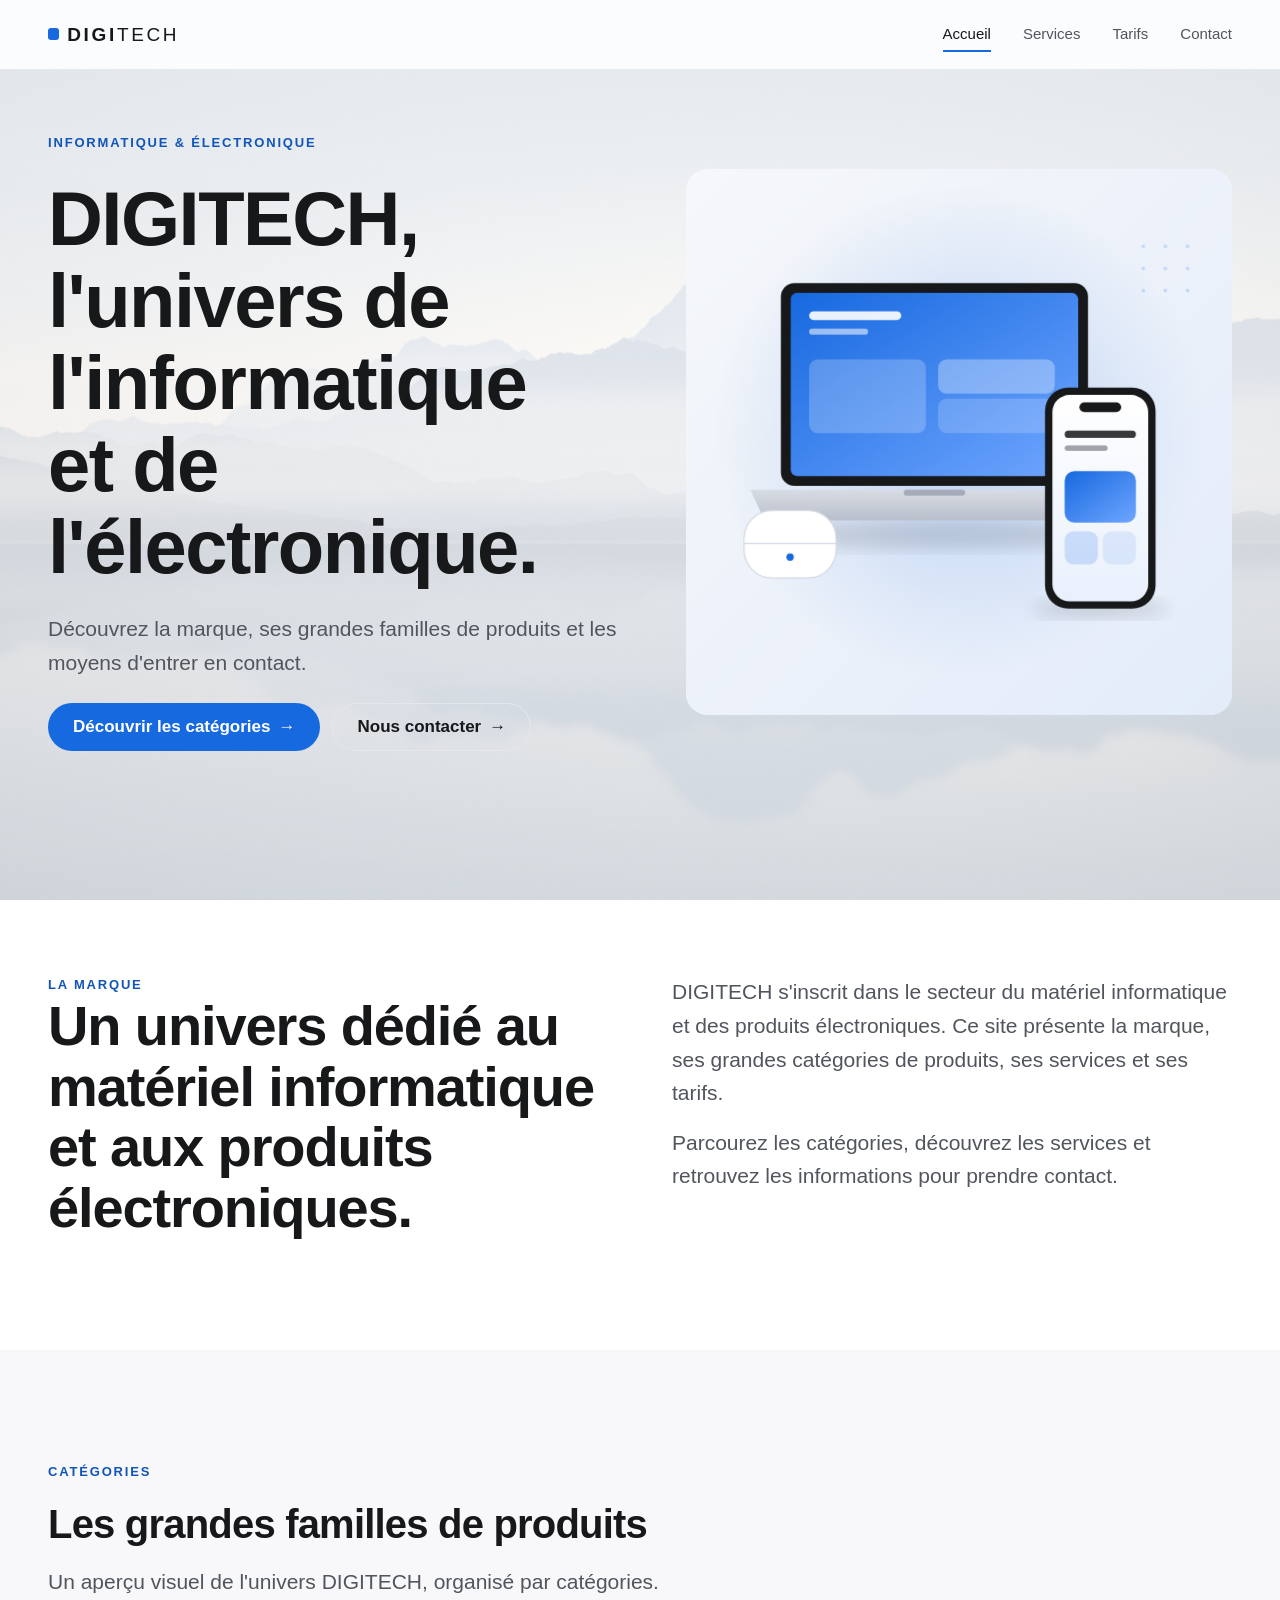
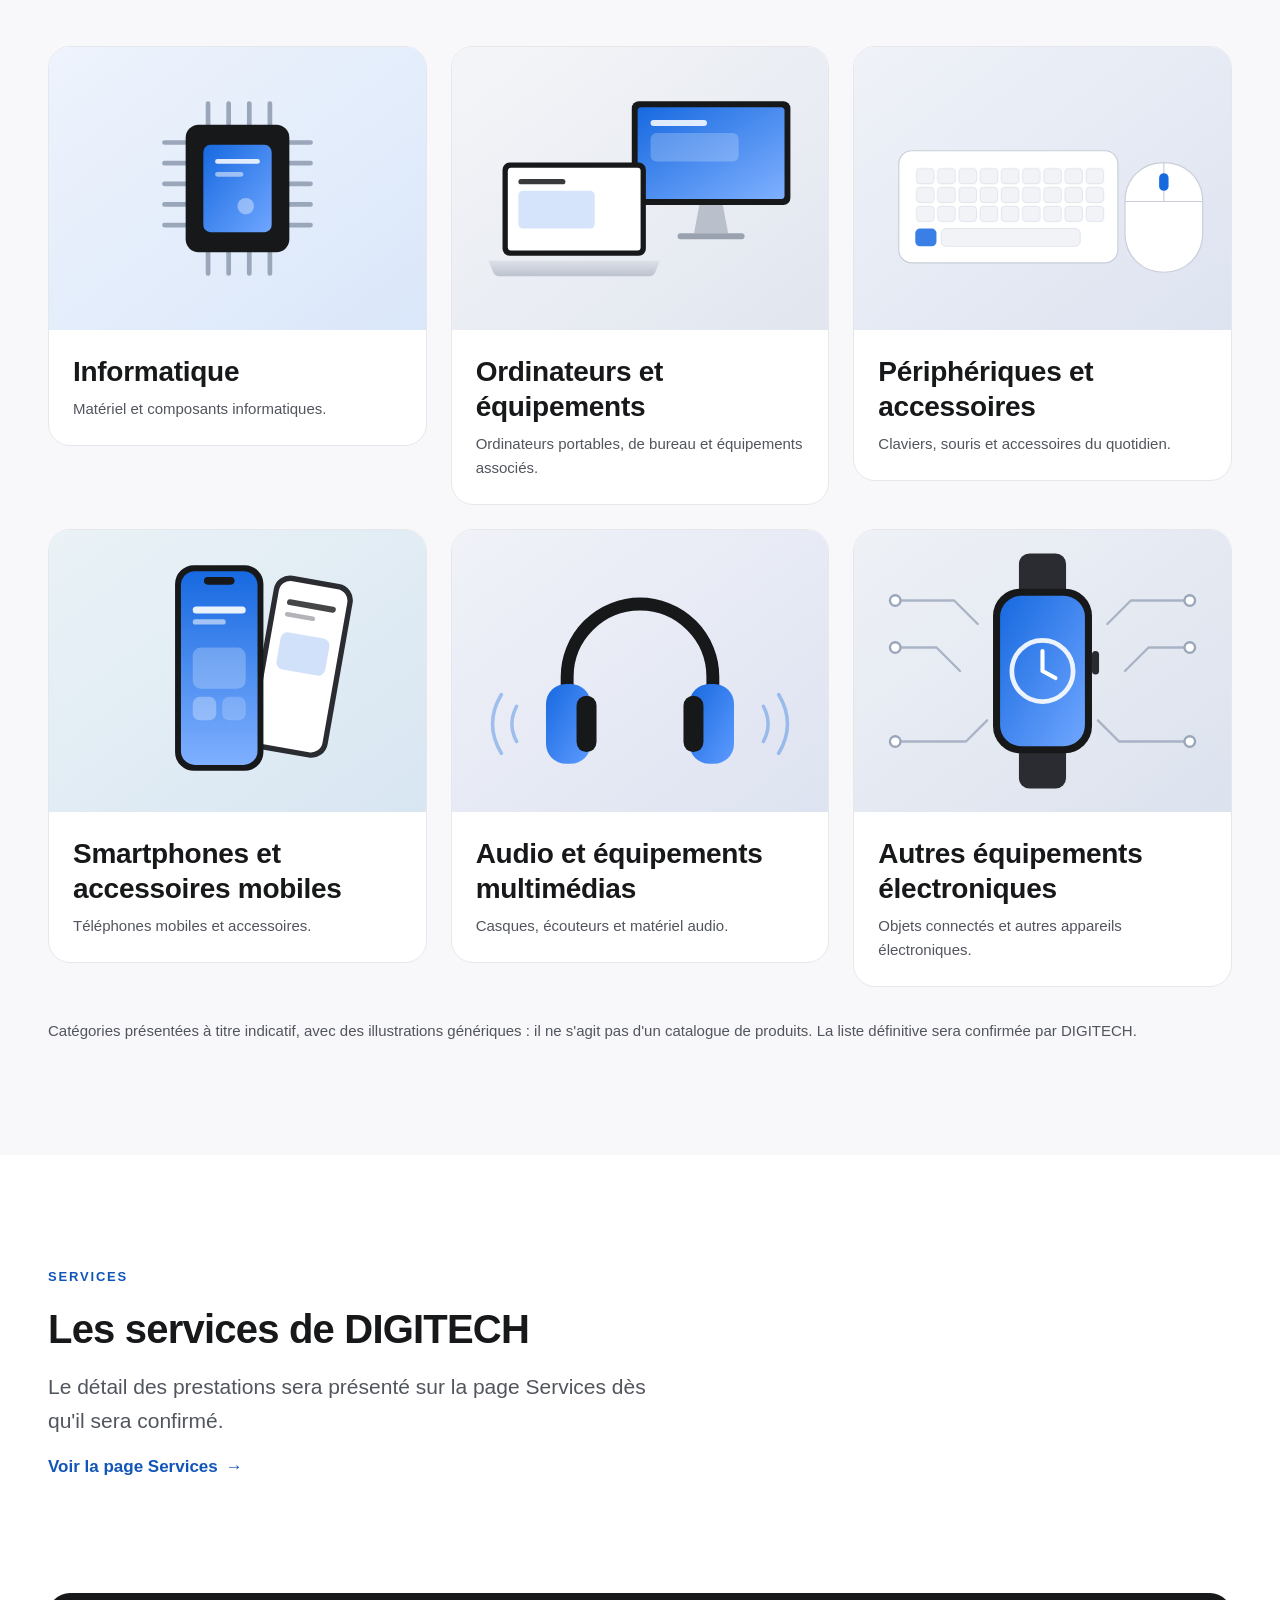
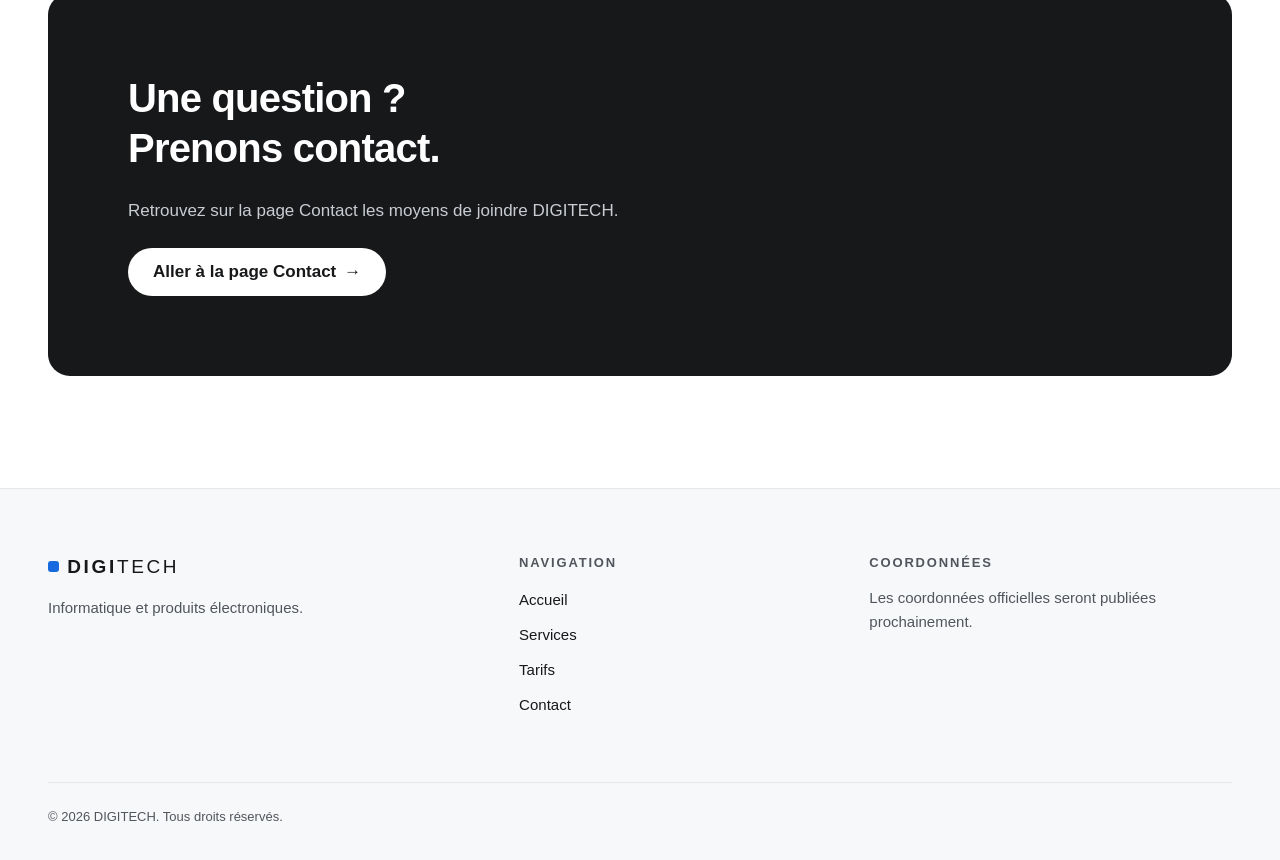
<file: index.html>
<!doctype html>
<html lang="fr">
<head>
  <meta charset="utf-8">
  <meta name="viewport" content="width=device-width, initial-scale=1">
  <title>DIGITECH | Informatique et produits électroniques</title>
  <meta name="description" content="DIGITECH, marque d'informatique et de produits électroniques : découvrez l'univers de la marque, ses grandes catégories de produits, ses services et ses tarifs.">
  <meta name="theme-color" content="#ffffff">
  <meta property="og:type" content="website">
  <meta property="og:locale" content="fr_FR">
  <meta property="og:title" content="DIGITECH | Informatique et produits électroniques">
  <meta property="og:description" content="Découvrez l'univers DIGITECH : catégories de produits, services, tarifs et contact.">
  <link rel="icon" href="assets/icons/favicon.svg" type="image/svg+xml">
  <script>
    /* Active les styles « avec JavaScript » + filet de sécurité d'animation */
    document.documentElement.classList.add('js');
    setTimeout(function () {
      var root = document.documentElement;
      if (!root.classList.contains('animations-ready')) root.classList.add('no-animations');
    }, 3000);
  </script>
  <link rel="stylesheet" href="css/variables.css">
  <link rel="stylesheet" href="css/reset.css">
  <link rel="stylesheet" href="css/layout.css">
  <link rel="stylesheet" href="css/components.css">
  <link rel="stylesheet" href="css/animations.css">
  <link rel="stylesheet" href="css/pages.css">
  <link rel="stylesheet" href="css/responsive.css">
  <script src="js/config.js" defer></script>
  <script src="js/main.js" defer></script>
  <script src="js/navigation.js" defer></script>
  <script src="js/animations.js" defer></script>
</head>
<body>
  <a class="skip-link" href="#contenu">Aller au contenu principal</a>

  <header class="site-header">
    <div class="container site-header__inner">
      <!-- LOGO TEMPORAIRE : voir README.md pour le remplacer par le vrai logo -->
      <a class="logo" href="index.html" aria-label="DIGITECH, retour à l'accueil">
        <span class="logo__mark" aria-hidden="true"></span>
        <span class="logo__text">DIGI<span>TECH</span></span>
      </a>
      <button class="nav-toggle" type="button" aria-expanded="false" aria-controls="site-nav" aria-label="Ouvrir le menu">
        <span class="nav-toggle__bars" aria-hidden="true"></span>
      </button>
      <nav class="site-nav" id="site-nav" aria-label="Navigation principale">
        <ul class="site-nav__list">
          <li><a class="site-nav__link" href="index.html" aria-current="page">Accueil</a></li>
          <li><a class="site-nav__link" href="services.html">Services</a></li>
          <li><a class="site-nav__link" href="tarifs.html">Tarifs</a></li>
          <li><a class="site-nav__link" href="contact.html">Contact</a></li>
        </ul>
      </nav>
    </div>
  </header>

  <main id="contenu">

    <!-- ====================== HERO ====================== -->
    <!-- CONTENU PROVISOIRE : titre et texte d'introduction à remplacer par les textes officiels -->
    <section class="hero" aria-labelledby="hero-title">
      <div class="container hero__inner">
        <div class="hero__content">
          <p class="eyebrow intro-in" style="--intro-order: 0">Informatique &amp; électronique</p>
          <h1 class="heading-hero intro-in" id="hero-title" style="--intro-order: 1">DIGITECH, l'univers de l'informatique et de l'électronique.</h1>
          <p class="lead intro-in" style="--intro-order: 2">Découvrez la marque, ses grandes familles de produits et les moyens d'entrer en contact.</p>
          <div class="btn-group intro-in" style="--intro-order: 3">
            <a class="btn btn--primary" href="#categories">Découvrir les catégories</a>
            <a class="btn btn--secondary" href="contact.html">Nous contacter</a>
          </div>
        </div>
        <div class="hero__media intro-in intro-in--media">
          <img src="assets/images/hero/hero.svg" width="960" height="960" fetchpriority="high"
               alt="Illustration d'un ordinateur portable, d'un smartphone et d'un boîtier d'écouteurs">
        </div>
      </div>
    </section>

    <!-- ====================== LA MARQUE ====================== -->
    <!-- CONTENU PROVISOIRE : présentation neutre, sans histoire ni chiffres inventés -->
    <section class="section" aria-labelledby="brand-title">
      <div class="container brand">
        <div class="reveal">
          <p class="eyebrow">La marque</p>
          <h2 class="brand__statement" id="brand-title">Un univers dédié au matériel informatique et aux produits électroniques.</h2>
        </div>
        <div class="brand__body reveal" style="--reveal-order: 1">
          <p>DIGITECH s'inscrit dans le secteur du matériel informatique et des produits électroniques. Ce site présente la marque, ses grandes catégories de produits, ses services et ses tarifs.</p>
          <p>Parcourez les catégories, découvrez les services et retrouvez les informations pour prendre contact.</p>
        </div>
      </div>
    </section>

    <!-- ====================== CATÉGORIES ====================== -->
    <!-- CATÉGORIES À CONFIRMER : structure proposée, illustrations génériques -->
    <section class="section section--alt" id="categories" aria-labelledby="categories-title">
      <div class="container">
        <div class="section__header reveal">
          <p class="eyebrow">Catégories</p>
          <h2 class="heading-section" id="categories-title">Les grandes familles de produits</h2>
          <p class="lead">Un aperçu visuel de l'univers DIGITECH, organisé par catégories.</p>
        </div>

        <ul class="grid grid--3">
          <li class="reveal" style="--reveal-order: 0">
            <article class="category-card">
              <div class="category-card__media">
                <img src="assets/images/categories/informatique.svg" alt="" width="640" height="480" loading="lazy">
              </div>
              <div class="category-card__body">
                <h3 class="heading-card">Informatique</h3>
                <p class="category-card__text">Matériel et composants informatiques.</p>
              </div>
            </article>
          </li>
          <li class="reveal" style="--reveal-order: 1">
            <article class="category-card">
              <div class="category-card__media">
                <img src="assets/images/categories/ordinateurs.svg" alt="" width="640" height="480" loading="lazy">
              </div>
              <div class="category-card__body">
                <h3 class="heading-card">Ordinateurs et équipements</h3>
                <p class="category-card__text">Ordinateurs portables, de bureau et équipements associés.</p>
              </div>
            </article>
          </li>
          <li class="reveal" style="--reveal-order: 2">
            <article class="category-card">
              <div class="category-card__media">
                <img src="assets/images/categories/peripheriques.svg" alt="" width="640" height="480" loading="lazy">
              </div>
              <div class="category-card__body">
                <h3 class="heading-card">Périphériques et accessoires</h3>
                <p class="category-card__text">Claviers, souris et accessoires du quotidien.</p>
              </div>
            </article>
          </li>
          <li class="reveal" style="--reveal-order: 0">
            <article class="category-card">
              <div class="category-card__media">
                <img src="assets/images/categories/mobile.svg" alt="" width="640" height="480" loading="lazy">
              </div>
              <div class="category-card__body">
                <h3 class="heading-card">Smartphones et accessoires mobiles</h3>
                <p class="category-card__text">Téléphones mobiles et accessoires.</p>
              </div>
            </article>
          </li>
          <li class="reveal" style="--reveal-order: 1">
            <article class="category-card">
              <div class="category-card__media">
                <img src="assets/images/categories/audio.svg" alt="" width="640" height="480" loading="lazy">
              </div>
              <div class="category-card__body">
                <h3 class="heading-card">Audio et équipements multimédias</h3>
                <p class="category-card__text">Casques, écouteurs et matériel audio.</p>
              </div>
            </article>
          </li>
          <li class="reveal" style="--reveal-order: 2">
            <article class="category-card">
              <div class="category-card__media">
                <img src="assets/images/categories/autres.svg" alt="" width="640" height="480" loading="lazy">
              </div>
              <div class="category-card__body">
                <h3 class="heading-card">Autres équipements électroniques</h3>
                <p class="category-card__text">Objets connectés et autres appareils électroniques.</p>
              </div>
            </article>
          </li>
        </ul>

        <p class="categories__note reveal">Catégories présentées à titre indicatif, avec des illustrations génériques : il ne s'agit pas d'un catalogue de produits. La liste définitive sera confirmée par DIGITECH.</p>
      </div>
    </section>

    <!-- ====================== SERVICES ====================== -->
    <section class="section" aria-labelledby="services-title">
      <div class="container">
        <div class="section__header reveal" style="margin-bottom: 0">
          <p class="eyebrow">Services</p>
          <h2 class="heading-section" id="services-title">Les services de DIGITECH</h2>
          <p class="lead">Le détail des prestations sera présenté sur la page Services dès qu'il sera confirmé.</p>
          <p><a class="link-arrow" href="services.html">Voir la page Services</a></p>
        </div>
      </div>
    </section>

    <!-- ====================== CONTACT ====================== -->
    <section class="section" style="padding-top: 0" aria-labelledby="cta-title">
      <div class="container">
        <div class="cta reveal">
          <h2 class="heading-section" id="cta-title">Une question ? Prenons contact.</h2>
          <p class="cta__text">Retrouvez sur la page Contact les moyens de joindre DIGITECH.</p>
          <a class="btn btn--primary" href="contact.html">Aller à la page Contact</a>
        </div>
      </div>
    </section>

  </main>

  <footer class="site-footer">
    <div class="container">
      <div class="site-footer__grid">
        <div>
          <a class="logo" href="index.html" aria-label="DIGITECH, retour à l'accueil">
            <span class="logo__mark" aria-hidden="true"></span>
            <span class="logo__text">DIGI<span>TECH</span></span>
          </a>
          <p class="site-footer__text" style="margin-top: var(--space-4)">Informatique et produits électroniques.</p>
        </div>
        <nav aria-label="Pied de page">
          <h2 class="site-footer__title">Navigation</h2>
          <ul class="site-footer__links">
            <li><a href="index.html">Accueil</a></li>
            <li><a href="services.html">Services</a></li>
            <li><a href="tarifs.html">Tarifs</a></li>
            <li><a href="contact.html">Contact</a></li>
          </ul>
        </nav>
        <div>
          <h2 class="site-footer__title">Coordonnées</h2>
          <div data-footer-contact>
            <p class="site-footer__text">Les coordonnées officielles seront publiées prochainement.</p>
          </div>
          <div data-footer-social hidden style="margin-top: var(--space-5)">
            <h2 class="site-footer__title">Réseaux sociaux</h2>
            <ul class="site-footer__links" data-social-list></ul>
          </div>
        </div>
      </div>
      <p class="site-footer__bottom">&copy; <span data-current-year>2026</span> DIGITECH. Tous droits réservés.</p>
    </div>
  </footer>
</body>
</html>
</file>
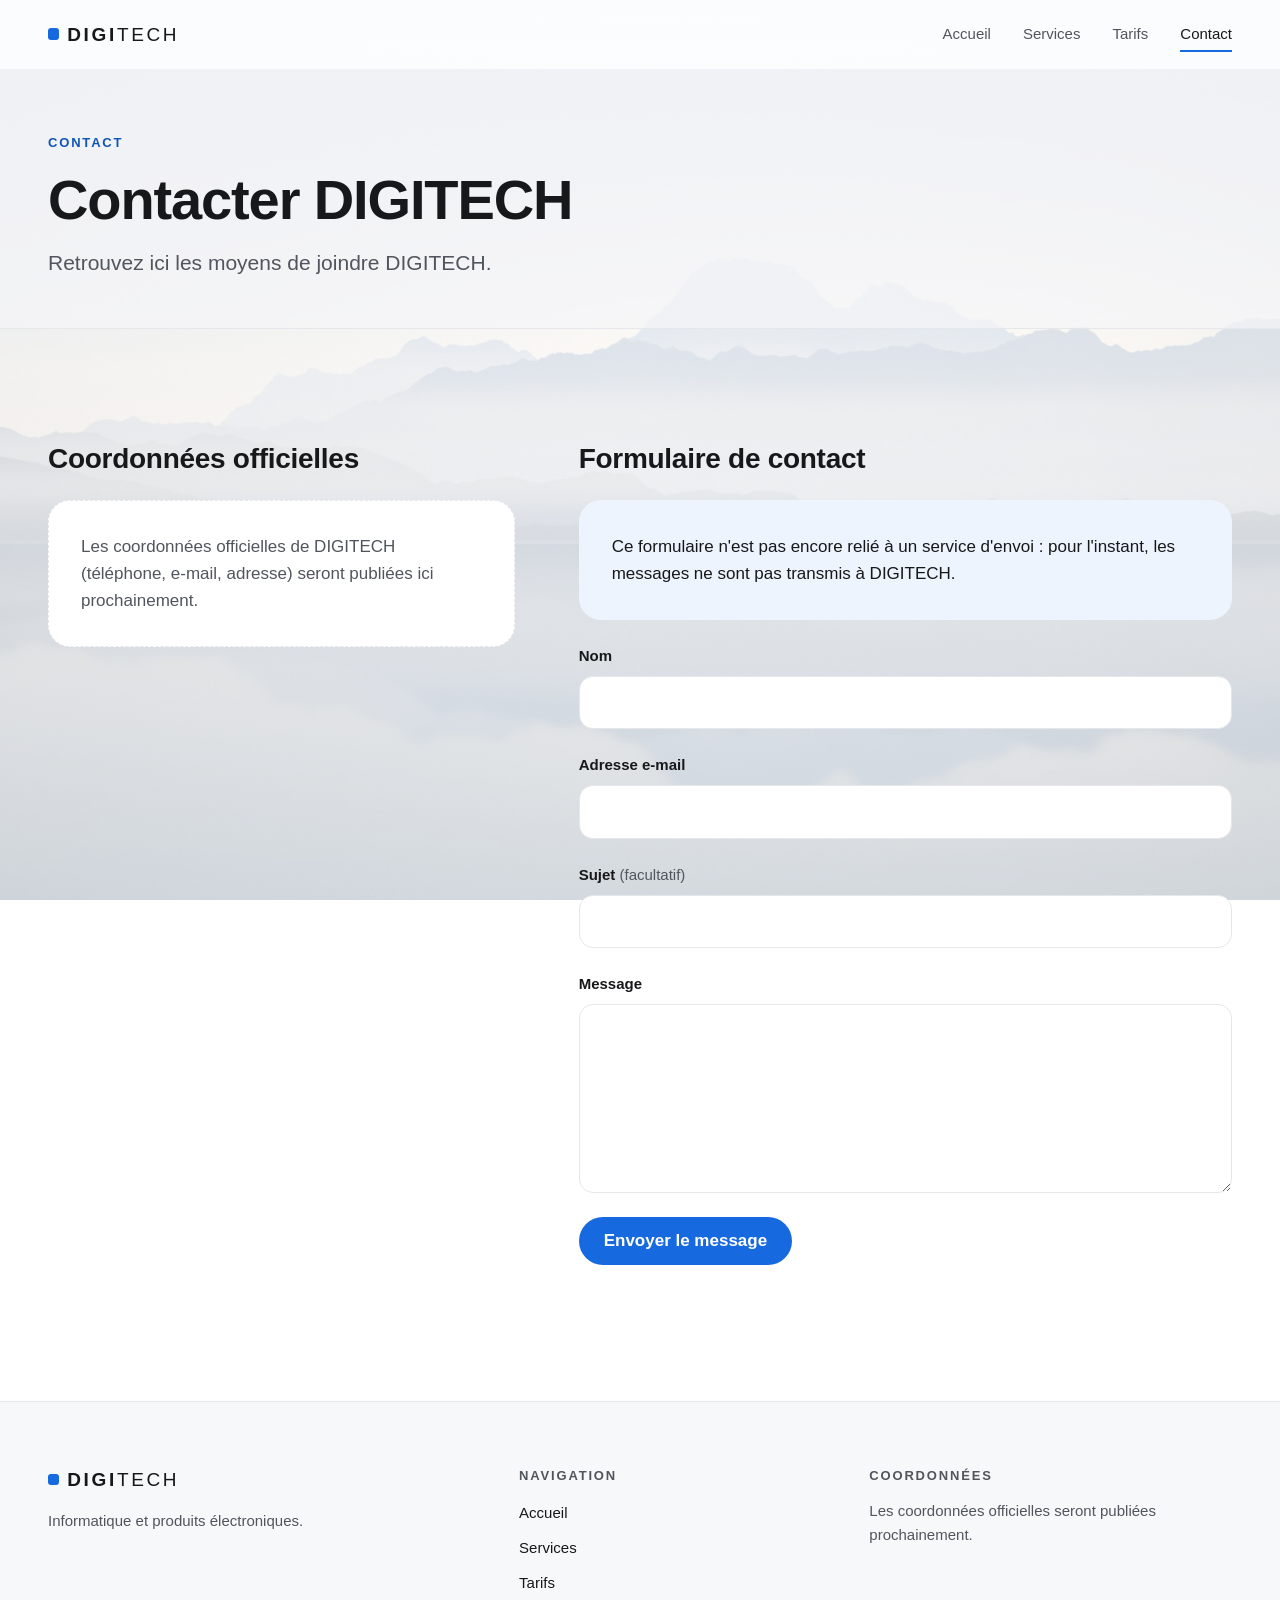
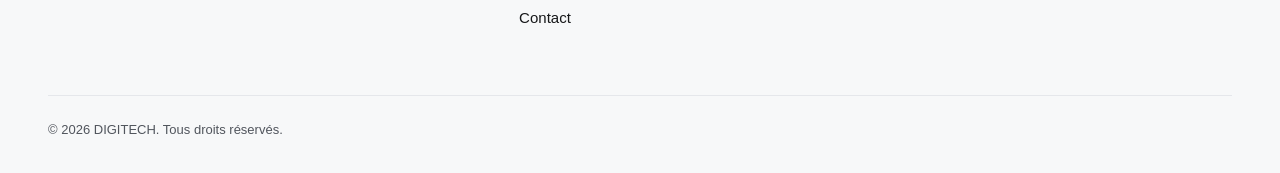
<file: contact.html>
<!doctype html>
<html lang="fr">
<head>
  <meta charset="utf-8">
  <meta name="viewport" content="width=device-width, initial-scale=1">
  <title>Contact | DIGITECH</title>
  <meta name="description" content="Contacter DIGITECH : retrouvez ici les coordonnées officielles de la marque dès leur publication, et le formulaire de contact.">
  <meta name="theme-color" content="#ffffff">
  <meta property="og:type" content="website">
  <meta property="og:locale" content="fr_FR">
  <meta property="og:title" content="Contact | DIGITECH">
  <meta property="og:description" content="Les moyens de contacter DIGITECH.">
  <link rel="icon" href="assets/icons/favicon.svg" type="image/svg+xml">
  <script>
    /* Active les styles « avec JavaScript » + filet de sécurité d'animation */
    document.documentElement.classList.add('js');
    setTimeout(function () {
      var root = document.documentElement;
      if (!root.classList.contains('animations-ready')) root.classList.add('no-animations');
    }, 3000);
  </script>
  <link rel="stylesheet" href="css/variables.css">
  <link rel="stylesheet" href="css/reset.css">
  <link rel="stylesheet" href="css/layout.css">
  <link rel="stylesheet" href="css/components.css">
  <link rel="stylesheet" href="css/animations.css">
  <link rel="stylesheet" href="css/pages.css">
  <link rel="stylesheet" href="css/responsive.css">
  <script src="js/config.js" defer></script>
  <script src="js/main.js" defer></script>
  <script src="js/navigation.js" defer></script>
  <script src="js/animations.js" defer></script>
  <script src="js/contact-form.js" defer></script>
</head>
<body>
  <a class="skip-link" href="#contenu">Aller au contenu principal</a>

  <header class="site-header">
    <div class="container site-header__inner">
      <!-- LOGO TEMPORAIRE : voir README.md pour le remplacer par le vrai logo -->
      <a class="logo" href="index.html" aria-label="DIGITECH, retour à l'accueil">
        <span class="logo__mark" aria-hidden="true"></span>
        <span class="logo__text">DIGI<span>TECH</span></span>
      </a>
      <button class="nav-toggle" type="button" aria-expanded="false" aria-controls="site-nav" aria-label="Ouvrir le menu">
        <span class="nav-toggle__bars" aria-hidden="true"></span>
      </button>
      <nav class="site-nav" id="site-nav" aria-label="Navigation principale">
        <ul class="site-nav__list">
          <li><a class="site-nav__link" href="index.html">Accueil</a></li>
          <li><a class="site-nav__link" href="services.html">Services</a></li>
          <li><a class="site-nav__link" href="tarifs.html">Tarifs</a></li>
          <li><a class="site-nav__link" href="contact.html" aria-current="page">Contact</a></li>
        </ul>
      </nav>
    </div>
  </header>

  <main id="contenu">

    <section class="page-hero" aria-labelledby="page-title">
      <div class="container">
        <div class="page-hero__inner">
          <p class="eyebrow intro-in" style="--intro-order: 0">Contact</p>
          <h1 class="page-hero__title intro-in" id="page-title" style="--intro-order: 1">Contacter DIGITECH</h1>
          <p class="lead intro-in" style="--intro-order: 2">Retrouvez ici les moyens de joindre DIGITECH.</p>
        </div>
      </div>
    </section>

    <section class="section" aria-label="Coordonnées et formulaire">
      <div class="container contact-layout">

        <!-- COORDONNÉES OFFICIELLES : à renseigner dans js/config.js (rubrique « contact ») -->
        <div class="reveal">
          <h2 class="heading-card" style="margin-bottom: var(--space-5)">Coordonnées officielles</h2>
          <div data-contact-details>
            <div class="notice">
              <p class="text-muted">Les coordonnées officielles de DIGITECH (téléphone, e-mail, adresse) seront publiées ici prochainement.</p>
            </div>
          </div>
        </div>

        <!-- FORMULAIRE : voir README.md pour le relier à un service d'envoi -->
        <div class="contact-form-wrap reveal" style="--reveal-order: 1">
          <h2 class="heading-card">Formulaire de contact</h2>

          <p class="notice notice--accent" data-form-unavailable>
            Ce formulaire n'est pas encore relié à un service d'envoi : pour l'instant, les messages ne sont pas transmis à DIGITECH.
          </p>

          <form class="form" id="contact-form" novalidate>
            <div class="field">
              <label class="field__label" for="name">Nom</label>
              <input class="field__input" id="name" name="name" type="text" autocomplete="name" required aria-required="true" aria-describedby="error-name">
              <p class="field__error" id="error-name" hidden></p>
            </div>

            <div class="field">
              <label class="field__label" for="email">Adresse e-mail</label>
              <input class="field__input" id="email" name="email" type="email" autocomplete="email" inputmode="email" required aria-required="true" aria-describedby="error-email">
              <p class="field__error" id="error-email" hidden></p>
            </div>

            <div class="field">
              <label class="field__label" for="subject">Sujet <span class="field__optional">(facultatif)</span></label>
              <input class="field__input" id="subject" name="subject" type="text">
            </div>

            <div class="field">
              <label class="field__label" for="message">Message</label>
              <textarea class="field__input" id="message" name="message" rows="6" required aria-required="true" aria-describedby="error-message"></textarea>
              <p class="field__error" id="error-message" hidden></p>
            </div>

            <div>
              <button class="btn btn--primary btn--plain" type="submit">Envoyer le message</button>
            </div>

            <div class="form__status" id="form-status" role="status" aria-live="polite"></div>
          </form>
        </div>

      </div>
    </section>

  </main>

  <footer class="site-footer">
    <div class="container">
      <div class="site-footer__grid">
        <div>
          <a class="logo" href="index.html" aria-label="DIGITECH, retour à l'accueil">
            <span class="logo__mark" aria-hidden="true"></span>
            <span class="logo__text">DIGI<span>TECH</span></span>
          </a>
          <p class="site-footer__text" style="margin-top: var(--space-4)">Informatique et produits électroniques.</p>
        </div>
        <nav aria-label="Pied de page">
          <h2 class="site-footer__title">Navigation</h2>
          <ul class="site-footer__links">
            <li><a href="index.html">Accueil</a></li>
            <li><a href="services.html">Services</a></li>
            <li><a href="tarifs.html">Tarifs</a></li>
            <li><a href="contact.html">Contact</a></li>
          </ul>
        </nav>
        <div>
          <h2 class="site-footer__title">Coordonnées</h2>
          <div data-footer-contact>
            <p class="site-footer__text">Les coordonnées officielles seront publiées prochainement.</p>
          </div>
          <div data-footer-social hidden style="margin-top: var(--space-5)">
            <h2 class="site-footer__title">Réseaux sociaux</h2>
            <ul class="site-footer__links" data-social-list></ul>
          </div>
        </div>
      </div>
      <p class="site-footer__bottom">&copy; <span data-current-year>2026</span> DIGITECH. Tous droits réservés.</p>
    </div>
  </footer>
</body>
</html>
</file>
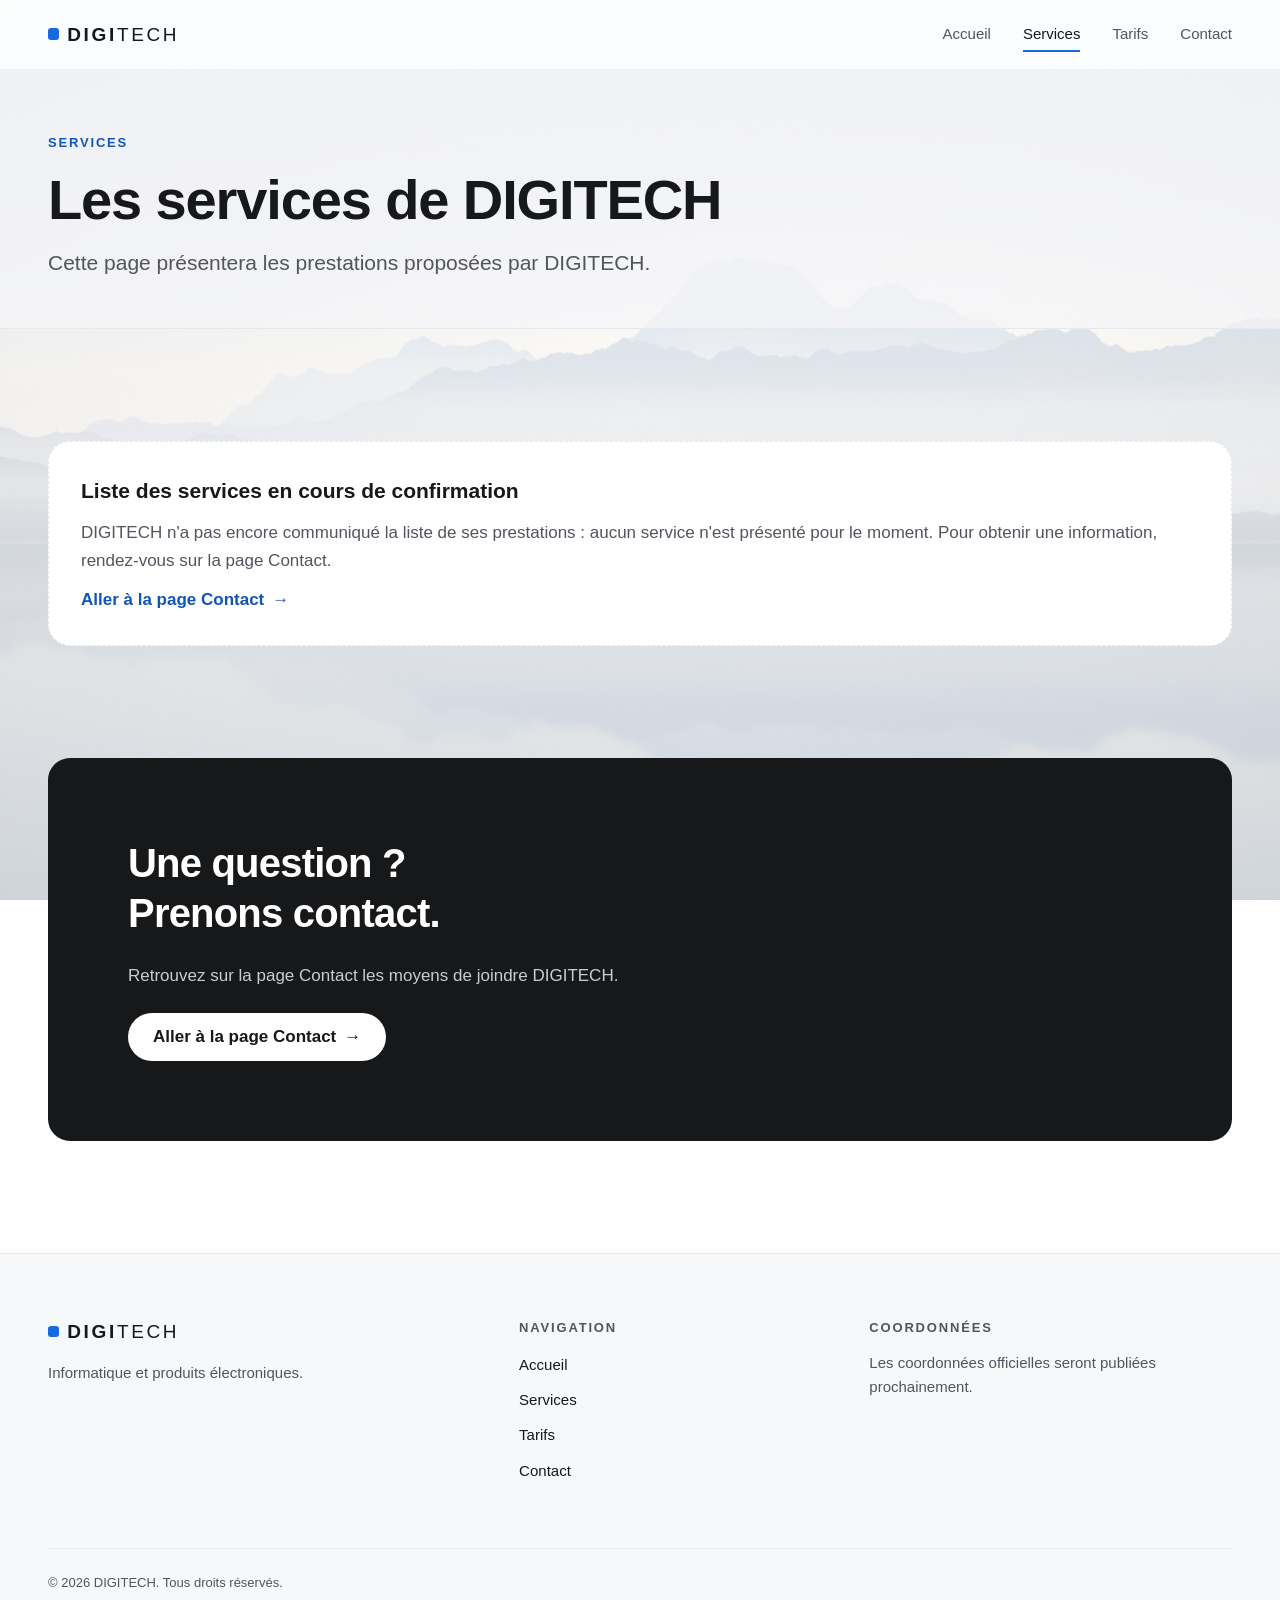
<file: services.html>
<!doctype html>
<html lang="fr">
<head>
  <meta charset="utf-8">
  <meta name="viewport" content="width=device-width, initial-scale=1">
  <title>Services | DIGITECH</title>
  <meta name="description" content="Les services de DIGITECH, marque d'informatique et de produits électroniques : la liste des prestations sera publiée ici dès qu'elle sera confirmée.">
  <meta name="theme-color" content="#ffffff">
  <meta property="og:type" content="website">
  <meta property="og:locale" content="fr_FR">
  <meta property="og:title" content="Services | DIGITECH">
  <meta property="og:description" content="Les services de DIGITECH, informatique et produits électroniques.">
  <link rel="icon" href="assets/icons/favicon.svg" type="image/svg+xml">
  <script>
    /* Active les styles « avec JavaScript » + filet de sécurité d'animation */
    document.documentElement.classList.add('js');
    setTimeout(function () {
      var root = document.documentElement;
      if (!root.classList.contains('animations-ready')) root.classList.add('no-animations');
    }, 3000);
  </script>
  <link rel="stylesheet" href="css/variables.css">
  <link rel="stylesheet" href="css/reset.css">
  <link rel="stylesheet" href="css/layout.css">
  <link rel="stylesheet" href="css/components.css">
  <link rel="stylesheet" href="css/animations.css">
  <link rel="stylesheet" href="css/pages.css">
  <link rel="stylesheet" href="css/responsive.css">
  <script src="js/config.js" defer></script>
  <script src="js/main.js" defer></script>
  <script src="js/navigation.js" defer></script>
  <script src="js/animations.js" defer></script>
</head>
<body>
  <a class="skip-link" href="#contenu">Aller au contenu principal</a>

  <header class="site-header">
    <div class="container site-header__inner">
      <!-- LOGO TEMPORAIRE : voir README.md pour le remplacer par le vrai logo -->
      <a class="logo" href="index.html" aria-label="DIGITECH, retour à l'accueil">
        <span class="logo__mark" aria-hidden="true"></span>
        <span class="logo__text">DIGI<span>TECH</span></span>
      </a>
      <button class="nav-toggle" type="button" aria-expanded="false" aria-controls="site-nav" aria-label="Ouvrir le menu">
        <span class="nav-toggle__bars" aria-hidden="true"></span>
      </button>
      <nav class="site-nav" id="site-nav" aria-label="Navigation principale">
        <ul class="site-nav__list">
          <li><a class="site-nav__link" href="index.html">Accueil</a></li>
          <li><a class="site-nav__link" href="services.html" aria-current="page">Services</a></li>
          <li><a class="site-nav__link" href="tarifs.html">Tarifs</a></li>
          <li><a class="site-nav__link" href="contact.html">Contact</a></li>
        </ul>
      </nav>
    </div>
  </header>

  <main id="contenu">

    <section class="page-hero" aria-labelledby="page-title">
      <div class="container">
        <div class="page-hero__inner">
          <p class="eyebrow intro-in" style="--intro-order: 0">Services</p>
          <h1 class="page-hero__title intro-in" id="page-title" style="--intro-order: 1">Les services de DIGITECH</h1>
          <p class="lead intro-in" style="--intro-order: 2">Cette page présentera les prestations proposées par DIGITECH.</p>
        </div>
      </div>
    </section>

    <!-- ZONE DES SERVICES
         Tant que la liste « services » de js/config.js est vide, ce message d'attente est affiché.
         Dès qu'elle contient des services confirmés, ils remplacent automatiquement ce message. -->
    <section class="section" aria-label="Liste des services">
      <div class="container">
        <div data-services-list>
          <div class="notice reveal">
            <h2 class="notice__title">Liste des services en cours de confirmation</h2>
            <p class="text-muted">DIGITECH n'a pas encore communiqué la liste de ses prestations : aucun service n'est présenté pour le moment. Pour obtenir une information, rendez-vous sur la page Contact.</p>
            <p><a class="link-arrow" href="contact.html">Aller à la page Contact</a></p>
          </div>
        </div>
      </div>
    </section>

    <section class="section" style="padding-top: 0" aria-labelledby="cta-title">
      <div class="container">
        <div class="cta reveal">
          <h2 class="heading-section" id="cta-title">Une question ? Prenons contact.</h2>
          <p class="cta__text">Retrouvez sur la page Contact les moyens de joindre DIGITECH.</p>
          <a class="btn btn--primary" href="contact.html">Aller à la page Contact</a>
        </div>
      </div>
    </section>

  </main>

  <footer class="site-footer">
    <div class="container">
      <div class="site-footer__grid">
        <div>
          <a class="logo" href="index.html" aria-label="DIGITECH, retour à l'accueil">
            <span class="logo__mark" aria-hidden="true"></span>
            <span class="logo__text">DIGI<span>TECH</span></span>
          </a>
          <p class="site-footer__text" style="margin-top: var(--space-4)">Informatique et produits électroniques.</p>
        </div>
        <nav aria-label="Pied de page">
          <h2 class="site-footer__title">Navigation</h2>
          <ul class="site-footer__links">
            <li><a href="index.html">Accueil</a></li>
            <li><a href="services.html">Services</a></li>
            <li><a href="tarifs.html">Tarifs</a></li>
            <li><a href="contact.html">Contact</a></li>
          </ul>
        </nav>
        <div>
          <h2 class="site-footer__title">Coordonnées</h2>
          <div data-footer-contact>
            <p class="site-footer__text">Les coordonnées officielles seront publiées prochainement.</p>
          </div>
          <div data-footer-social hidden style="margin-top: var(--space-5)">
            <h2 class="site-footer__title">Réseaux sociaux</h2>
            <ul class="site-footer__links" data-social-list></ul>
          </div>
        </div>
      </div>
      <p class="site-footer__bottom">&copy; <span data-current-year>2026</span> DIGITECH. Tous droits réservés.</p>
    </div>
  </footer>
</body>
</html>
</file>
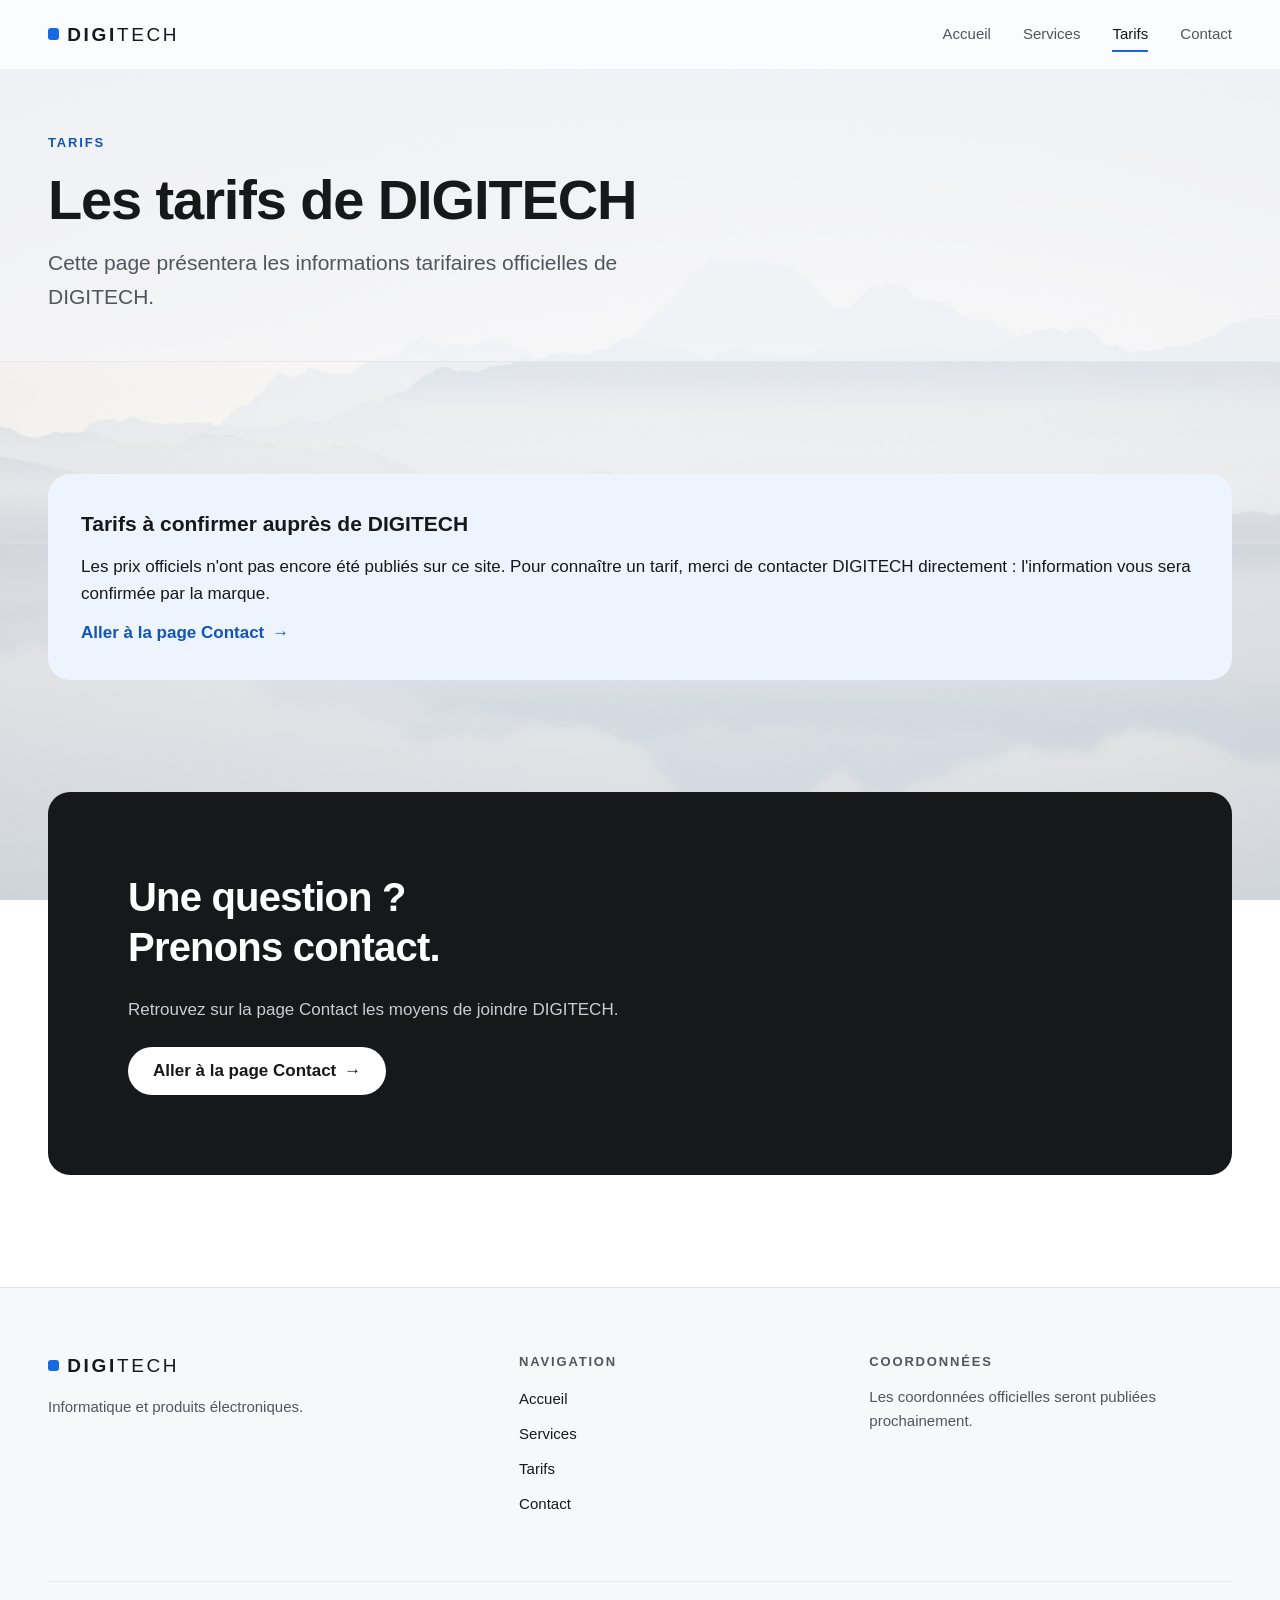
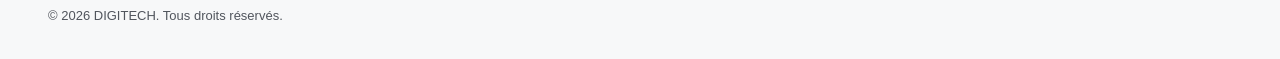
<file: tarifs.html>
<!doctype html>
<html lang="fr">
<head>
  <meta charset="utf-8">
  <meta name="viewport" content="width=device-width, initial-scale=1">
  <title>Tarifs | DIGITECH</title>
  <meta name="description" content="Tarifs de DIGITECH : les prix officiels ne sont pas encore publiés. Contactez DIGITECH pour obtenir une information tarifaire confirmée.">
  <meta name="theme-color" content="#ffffff">
  <meta property="og:type" content="website">
  <meta property="og:locale" content="fr_FR">
  <meta property="og:title" content="Tarifs | DIGITECH">
  <meta property="og:description" content="Informations tarifaires de DIGITECH, à confirmer auprès de la marque.">
  <link rel="icon" href="assets/icons/favicon.svg" type="image/svg+xml">
  <script>
    /* Active les styles « avec JavaScript » + filet de sécurité d'animation */
    document.documentElement.classList.add('js');
    setTimeout(function () {
      var root = document.documentElement;
      if (!root.classList.contains('animations-ready')) root.classList.add('no-animations');
    }, 3000);
  </script>
  <link rel="stylesheet" href="css/variables.css">
  <link rel="stylesheet" href="css/reset.css">
  <link rel="stylesheet" href="css/layout.css">
  <link rel="stylesheet" href="css/components.css">
  <link rel="stylesheet" href="css/animations.css">
  <link rel="stylesheet" href="css/pages.css">
  <link rel="stylesheet" href="css/responsive.css">
  <script src="js/config.js" defer></script>
  <script src="js/main.js" defer></script>
  <script src="js/navigation.js" defer></script>
  <script src="js/animations.js" defer></script>
</head>
<body>
  <a class="skip-link" href="#contenu">Aller au contenu principal</a>

  <header class="site-header">
    <div class="container site-header__inner">
      <!-- LOGO TEMPORAIRE : voir README.md pour le remplacer par le vrai logo -->
      <a class="logo" href="index.html" aria-label="DIGITECH, retour à l'accueil">
        <span class="logo__mark" aria-hidden="true"></span>
        <span class="logo__text">DIGI<span>TECH</span></span>
      </a>
      <button class="nav-toggle" type="button" aria-expanded="false" aria-controls="site-nav" aria-label="Ouvrir le menu">
        <span class="nav-toggle__bars" aria-hidden="true"></span>
      </button>
      <nav class="site-nav" id="site-nav" aria-label="Navigation principale">
        <ul class="site-nav__list">
          <li><a class="site-nav__link" href="index.html">Accueil</a></li>
          <li><a class="site-nav__link" href="services.html">Services</a></li>
          <li><a class="site-nav__link" href="tarifs.html" aria-current="page">Tarifs</a></li>
          <li><a class="site-nav__link" href="contact.html">Contact</a></li>
        </ul>
      </nav>
    </div>
  </header>

  <main id="contenu">

    <section class="page-hero" aria-labelledby="page-title">
      <div class="container">
        <div class="page-hero__inner">
          <p class="eyebrow intro-in" style="--intro-order: 0">Tarifs</p>
          <h1 class="page-hero__title intro-in" id="page-title" style="--intro-order: 1">Les tarifs de DIGITECH</h1>
          <p class="lead intro-in" style="--intro-order: 2">Cette page présentera les informations tarifaires officielles de DIGITECH.</p>
        </div>
      </div>
    </section>

    <!-- ZONE DES TARIFS
         Tant que la liste « tariffs » de js/config.js est vide, ce message est affiché.
         Aucun montant n'est affiché tant qu'il n'a pas été confirmé. -->
    <section class="section" aria-label="Informations tarifaires">
      <div class="container">
        <div data-tariffs-list>
          <div class="notice notice--accent reveal">
            <h2 class="notice__title">Tarifs à confirmer auprès de DIGITECH</h2>
            <p>Les prix officiels n'ont pas encore été publiés sur ce site. Pour connaître un tarif, merci de contacter DIGITECH directement : l'information vous sera confirmée par la marque.</p>
            <p><a class="link-arrow" href="contact.html">Aller à la page Contact</a></p>
          </div>
        </div>
      </div>
    </section>

    <section class="section" style="padding-top: 0" aria-labelledby="cta-title">
      <div class="container">
        <div class="cta reveal">
          <h2 class="heading-section" id="cta-title">Une question ? Prenons contact.</h2>
          <p class="cta__text">Retrouvez sur la page Contact les moyens de joindre DIGITECH.</p>
          <a class="btn btn--primary" href="contact.html">Aller à la page Contact</a>
        </div>
      </div>
    </section>

  </main>

  <footer class="site-footer">
    <div class="container">
      <div class="site-footer__grid">
        <div>
          <a class="logo" href="index.html" aria-label="DIGITECH, retour à l'accueil">
            <span class="logo__mark" aria-hidden="true"></span>
            <span class="logo__text">DIGI<span>TECH</span></span>
          </a>
          <p class="site-footer__text" style="margin-top: var(--space-4)">Informatique et produits électroniques.</p>
        </div>
        <nav aria-label="Pied de page">
          <h2 class="site-footer__title">Navigation</h2>
          <ul class="site-footer__links">
            <li><a href="index.html">Accueil</a></li>
            <li><a href="services.html">Services</a></li>
            <li><a href="tarifs.html">Tarifs</a></li>
            <li><a href="contact.html">Contact</a></li>
          </ul>
        </nav>
        <div>
          <h2 class="site-footer__title">Coordonnées</h2>
          <div data-footer-contact>
            <p class="site-footer__text">Les coordonnées officielles seront publiées prochainement.</p>
          </div>
          <div data-footer-social hidden style="margin-top: var(--space-5)">
            <h2 class="site-footer__title">Réseaux sociaux</h2>
            <ul class="site-footer__links" data-social-list></ul>
          </div>
        </div>
      </div>
      <p class="site-footer__bottom">&copy; <span data-current-year>2026</span> DIGITECH. Tous droits réservés.</p>
    </div>
  </footer>
</body>
</html>
</file>
<file: css/variables.css>
/* ==========================================================================
   DIGITECH — variables.css
   Toutes les valeurs visuelles du site sont définies ici.
   Pour changer une couleur, une taille ou une durée : modifiez-la ici,
   elle sera mise à jour sur toutes les pages.
   ========================================================================== */

:root {
  /* ---- Couleurs (palette initiale, pas une charte officielle) ---- */
  --color-bg: #ffffff;            /* fond principal */
  --color-bg-alt: #f5f6f8;        /* fond secondaire */
  --color-surface: #ffffff;       /* cartes */
  --color-text: #17181a;          /* texte principal */
  --color-text-muted: #51555d;    /* texte secondaire (assombri pour rester lisible sur le paysage) */
  --color-border: #e5e7eb;        /* bordures */
  --color-accent: #1769e0;        /* accent (boutons, liens importants) */
  --color-accent-hover: #1255b8;  /* accent au survol */
  --color-accent-soft: #eef4fe;   /* fond d'accent très léger (contraste AA avec l'accent : 4.6) */
  --color-on-accent: #ffffff;     /* texte posé sur l'accent */
  --color-focus: #1769e0;         /* anneau de focus clavier */
  --color-error: #b42318;         /* messages d'erreur (contraste AA sur blanc) */
  --color-error-soft: #fef3f2;
  --color-header-bg: rgba(255, 255, 255, 0.86);

  /* ---- Typographie (polices système : aucun service externe) ---- */
  --font-sans: -apple-system, BlinkMacSystemFont, "Segoe UI", Roboto,
    "Helvetica Neue", Arial, "Noto Sans", sans-serif;

  --text-xs: 0.8125rem;
  --text-sm: 0.9375rem;
  --text-base: 1.0625rem;
  --text-lg: clamp(1.125rem, 1.05rem + 0.35vw, 1.3125rem);
  --text-xl: clamp(1.375rem, 1.2rem + 0.8vw, 1.75rem);
  --text-2xl: clamp(1.75rem, 1.4rem + 1.6vw, 2.5rem);
  --text-3xl: clamp(2.125rem, 1.6rem + 2.6vw, 3.5rem);
  --text-hero: clamp(2.5rem, 1.7rem + 4vw, 4.75rem);

  --leading-tight: 1.08;
  --leading-snug: 1.25;
  --leading-body: 1.6;
  --tracking-tight: -0.02em;
  --tracking-wide: 0.14em;

  /* ---- Espacements (échelle de 4 px / 8 px) ---- */
  --space-1: 0.25rem;
  --space-2: 0.5rem;
  --space-3: 0.75rem;
  --space-4: 1rem;
  --space-5: 1.5rem;
  --space-6: 2rem;
  --space-7: 3rem;
  --space-8: 4rem;
  --space-9: 6rem;
  --space-10: 8rem;

  --section-space: clamp(4rem, 3rem + 5vw, 8rem);
  --gutter: clamp(1.25rem, 0.5rem + 3.5vw, 3rem);

  /* ---- Largeurs ---- */
  --container-max: 1200px;
  --container-narrow: 760px;
  --header-height: 4.25rem;

  /* ---- Rayons et ombres ---- */
  --radius-sm: 8px;
  --radius-md: 14px;
  --radius-lg: 22px;
  --radius-pill: 999px;
  --shadow-sm: 0 1px 2px rgba(23, 24, 26, 0.06);
  --shadow-md: 0 10px 30px -12px rgba(23, 24, 26, 0.18);

  /* ---- Animations ---- */
  --ease-out: cubic-bezier(0.22, 1, 0.36, 1);
  --ease-in-out: cubic-bezier(0.65, 0, 0.35, 1);
  --duration-fast: 180ms;
  --duration-base: 320ms;
  --duration-slow: 700ms;
  --reveal-distance: 24px;
}
</file>
<file: css/layout.css>
/* ==========================================================================
   DIGITECH — layout.css
   Conteneurs, sections, grilles, header, footer.
   Approche mobile-first : les règles de base sont celles du mobile.
   ========================================================================== */

/* Arrière-plan paysage : image fixe derrière tout le contenu, avec un voile
   blanc translucide pour garder le texte lisible.
   Pour changer l'image : remplacez les deux fichiers dans assets/images/background/
   (ou modifiez les chemins ci-dessous). Pour un voile plus/moins fort : changez 0.72 / 0.62 (en 2 endroits). */
body::before {
  content: "";
  position: fixed;
  inset: 0;
  z-index: -1;
  pointer-events: none;
  background:
    linear-gradient(rgba(255, 255, 255, 0.72), rgba(255, 255, 255, 0.62)),
    url("../assets/images/background/paysage-desktop.jpg") center 60% / cover no-repeat;
}

@media (max-width: 767px) {
  body::before {
    background:
      linear-gradient(rgba(255, 255, 255, 0.72), rgba(255, 255, 255, 0.62)),
      url("../assets/images/background/paysage-mobile.jpg") 50% 62% / cover no-repeat;
  }
}

.container {
  width: min(100% - 2 * var(--gutter), var(--container-max));
  margin-inline: auto;
}

.container--narrow {
  width: min(100% - 2 * var(--gutter), var(--container-narrow));
}

.section {
  padding-block: var(--section-space);
}

.section--alt {
  background: rgba(245, 246, 248, 0.7);
}

.section__header {
  display: grid;
  gap: var(--space-4);
  max-width: 44rem;
  margin-bottom: var(--space-7);
}

.grid {
  display: grid;
  gap: var(--space-5);
}

/* Lien d'évitement (accessibilité clavier) */
.skip-link {
  position: absolute;
  top: var(--space-3);
  left: var(--space-3);
  z-index: 200;
  padding: var(--space-3) var(--space-4);
  background: var(--color-text);
  color: #fff;
  border-radius: var(--radius-sm);
  transform: translateY(-200%);
  transition: transform var(--duration-fast) var(--ease-out);
}

.skip-link:focus {
  transform: translateY(0);
}

/* ---------------------------------------------------------------- Header */

.site-header {
  position: sticky;
  top: 0;
  z-index: 100;
  background: var(--color-header-bg);
  -webkit-backdrop-filter: saturate(180%) blur(14px);
  backdrop-filter: saturate(180%) blur(14px);
  border-bottom: 1px solid transparent;
  transition: border-color var(--duration-base) var(--ease-out),
    box-shadow var(--duration-base) var(--ease-out);
}

.site-header.is-scrolled {
  border-bottom-color: var(--color-border);
  box-shadow: var(--shadow-sm);
}

.site-header__inner {
  display: flex;
  flex-wrap: wrap;
  align-items: center;
  justify-content: space-between;
  gap: var(--space-2) var(--space-5);
  min-height: var(--header-height);
}

/* Logo typographique temporaire — voir README pour le remplacer */
.logo {
  display: inline-flex;
  align-items: center;
  gap: var(--space-2);
  font-size: 1.1875rem;
  font-weight: 700;
  letter-spacing: var(--tracking-wide);
  line-height: 1;
}

.logo__mark {
  width: 0.7rem;
  height: 0.7rem;
  border-radius: 3px;
  background: var(--color-accent);
  transition: transform var(--duration-base) var(--ease-out);
}

.logo:hover .logo__mark {
  transform: rotate(45deg) scale(1.1);
}

.logo__text span {
  font-weight: 400;
}

/* Navigation : sans JavaScript, les liens restent visibles sous le logo */
.site-nav {
  flex-basis: 100%;
  padding-bottom: var(--space-3);
}

.site-nav__list {
  display: flex;
  flex-wrap: wrap;
  gap: var(--space-1) var(--space-4);
}

.site-nav__link {
  position: relative;
  display: inline-block;
  padding: var(--space-2) 0;
  font-size: var(--text-sm);
  font-weight: 500;
  color: var(--color-text-muted);
  transition: color var(--duration-fast) var(--ease-out);
}

.site-nav__link::after {
  content: "";
  position: absolute;
  left: 0;
  right: 0;
  bottom: 2px;
  height: 2px;
  background: var(--color-accent);
  transform: scaleX(0);
  transform-origin: left;
  transition: transform var(--duration-base) var(--ease-out);
}

.site-nav__link:hover,
.site-nav__link[aria-current="page"] {
  color: var(--color-text);
}

.site-nav__link:hover::after,
.site-nav__link[aria-current="page"]::after {
  transform: scaleX(1);
}

/* Bouton du menu mobile : caché tant que JavaScript n'est pas actif */
.nav-toggle {
  display: none;
  align-items: center;
  justify-content: center;
  width: 2.75rem;
  height: 2.75rem;
  margin-right: -0.5rem;
  border-radius: var(--radius-sm);
}

.nav-toggle__bars {
  position: relative;
  width: 1.25rem;
  height: 2px;
  background: var(--color-text);
  transition: background var(--duration-fast) var(--ease-out);
}

.nav-toggle__bars::before,
.nav-toggle__bars::after {
  content: "";
  position: absolute;
  left: 0;
  width: 100%;
  height: 2px;
  background: var(--color-text);
  transition: transform var(--duration-base) var(--ease-out);
}

.nav-toggle__bars::before {
  transform: translateY(-6px);
}

.nav-toggle__bars::after {
  transform: translateY(6px);
}

.nav-toggle[aria-expanded="true"] .nav-toggle__bars {
  background: transparent;
}

.nav-toggle[aria-expanded="true"] .nav-toggle__bars::before {
  transform: rotate(45deg);
}

.nav-toggle[aria-expanded="true"] .nav-toggle__bars::after {
  transform: rotate(-45deg);
}

/* Menu mobile (actif uniquement avec JavaScript) */
.js .nav-toggle {
  display: inline-flex;
}

.js .site-nav {
  position: absolute;
  top: 100%;
  left: 0;
  right: 0;
  flex-basis: auto;
  padding: var(--space-3) var(--gutter) var(--space-5);
  background: var(--color-bg);
  border-bottom: 1px solid var(--color-border);
  box-shadow: var(--shadow-md);
  opacity: 0;
  visibility: hidden;
  transform: translateY(-8px);
  transition: opacity var(--duration-base) var(--ease-out),
    transform var(--duration-base) var(--ease-out),
    visibility 0s linear var(--duration-base);
}

.js .site-nav.is-open {
  opacity: 1;
  visibility: visible;
  transform: translateY(0);
  transition-delay: 0s;
}

.js .site-nav__list {
  flex-direction: column;
  gap: 0;
}

.js .site-nav__link {
  display: block;
  padding: var(--space-3) 0;
  font-size: var(--text-lg);
  color: var(--color-text);
  border-bottom: 1px solid var(--color-border);
}

.js .site-nav__link::after {
  display: none;
}

.js .site-nav__link[aria-current="page"] {
  color: var(--color-accent);
  font-weight: 600;
}

/* ---------------------------------------------------------------- Footer */

.site-footer {
  padding-block: var(--space-8) var(--space-6);
  background: rgba(245, 246, 248, 0.78);
  border-top: 1px solid var(--color-border);
}

.site-footer__grid {
  display: grid;
  gap: var(--space-7);
}

.site-footer__title {
  margin-bottom: var(--space-3);
  font-size: var(--text-xs);
  font-weight: 600;
  letter-spacing: var(--tracking-wide);
  text-transform: uppercase;
  color: var(--color-text-muted);
}

.site-footer__links {
  display: grid;
  gap: var(--space-2);
}

.site-footer__links a {
  font-size: var(--text-sm);
  transition: color var(--duration-fast) var(--ease-out);
}

.site-footer__links a:hover {
  color: var(--color-accent);
}

.site-footer__text {
  font-size: var(--text-sm);
  color: var(--color-text-muted);
  max-width: 28rem;
}

.site-footer__bottom {
  margin-top: var(--space-8);
  padding-top: var(--space-5);
  border-top: 1px solid var(--color-border);
  font-size: var(--text-xs);
  color: var(--color-text-muted);
}
</file>
<file: css/components.css>
/* ==========================================================================
   DIGITECH — components.css
   Éléments réutilisables : textes, boutons, cartes, formulaires, notices.
   ========================================================================== */

/* ---------------------------------------------------------------- Textes */

.eyebrow {
  font-size: var(--text-xs);
  font-weight: 600;
  letter-spacing: var(--tracking-wide);
  text-transform: uppercase;
  color: var(--color-accent-hover);
}

.heading-hero {
  font-size: var(--text-hero);
  font-weight: 700;
  line-height: var(--leading-tight);
  letter-spacing: var(--tracking-tight);
  text-wrap: balance;
}

.heading-section {
  font-size: var(--text-2xl);
  font-weight: 700;
  line-height: var(--leading-snug);
  letter-spacing: var(--tracking-tight);
  text-wrap: balance;
}

.heading-card {
  font-size: var(--text-xl);
  font-weight: 650;
  line-height: var(--leading-snug);
  letter-spacing: -0.01em;
}

.lead {
  font-size: var(--text-lg);
  color: var(--color-text-muted);
  max-width: 40rem;
}

.text-muted {
  color: var(--color-text-muted);
}

/* ---------------------------------------------------------------- Boutons */

.btn {
  display: inline-flex;
  align-items: center;
  justify-content: center;
  gap: var(--space-2);
  min-height: 3rem;
  padding: var(--space-3) var(--space-5);
  font-size: var(--text-base);
  font-weight: 600;
  line-height: 1.2;
  text-align: center;
  border: 1.5px solid transparent;
  border-radius: var(--radius-pill);
  transition: background-color var(--duration-fast) var(--ease-out),
    border-color var(--duration-fast) var(--ease-out),
    color var(--duration-fast) var(--ease-out),
    transform var(--duration-base) var(--ease-out);
}

.btn::after {
  content: "→";
  display: inline-block;
  transition: transform var(--duration-base) var(--ease-out);
}

.btn:hover::after {
  transform: translateX(4px);
}

.btn:active {
  transform: scale(0.98);
}

.btn--primary {
  background: var(--color-accent);
  color: var(--color-on-accent);
}

.btn--primary:hover {
  background: var(--color-accent-hover);
}

.btn--secondary {
  background: transparent;
  color: var(--color-text);
  border-color: var(--color-border);
}

.btn--secondary:hover {
  border-color: var(--color-text);
}

/* Bouton sans flèche (ex. envoi de formulaire) */
.btn--plain::after {
  display: none;
}

.btn-group {
  display: flex;
  flex-wrap: wrap;
  gap: var(--space-3);
}

.link-arrow {
  display: inline-flex;
  align-items: center;
  gap: var(--space-2);
  font-weight: 600;
  color: var(--color-accent-hover);
}

.link-arrow::after {
  content: "→";
  transition: transform var(--duration-base) var(--ease-out);
}

.link-arrow:hover {
  color: var(--color-accent-hover);
}

.link-arrow:hover::after {
  transform: translateX(4px);
}

/* ------------------------------------------------- Cartes de catégories */

.category-card {
  display: flex;
  flex-direction: column;
  overflow: hidden;
  background: var(--color-surface);
  border: 1px solid var(--color-border);
  border-radius: var(--radius-lg);
  transition: transform var(--duration-base) var(--ease-out),
    box-shadow var(--duration-base) var(--ease-out),
    border-color var(--duration-base) var(--ease-out);
}

.category-card:hover {
  transform: translateY(-6px);
  border-color: transparent;
  box-shadow: var(--shadow-md);
}

.category-card__media {
  position: relative;
  overflow: hidden;
  aspect-ratio: 4 / 3;
  background: var(--color-bg-alt);
}

.category-card__media img {
  width: 100%;
  height: 100%;
  object-fit: cover;
  transition: transform 900ms var(--ease-out);
}

.category-card:hover .category-card__media img {
  transform: scale(1.05);
}

.category-card__body {
  display: grid;
  gap: var(--space-2);
  padding: var(--space-5);
}

.category-card__text {
  font-size: var(--text-sm);
  color: var(--color-text-muted);
}

/* Cartes génériques (services, tarifs renseignés via config.js) */
.info-card {
  display: grid;
  align-content: start;
  gap: var(--space-3);
  padding: var(--space-6);
  background: var(--color-surface);
  border: 1px solid var(--color-border);
  border-radius: var(--radius-lg);
  transition: transform var(--duration-base) var(--ease-out),
    box-shadow var(--duration-base) var(--ease-out);
}

.info-card:hover {
  transform: translateY(-4px);
  box-shadow: var(--shadow-md);
}

.info-card__price {
  font-size: var(--text-xl);
  font-weight: 700;
  color: var(--color-accent);
}

/* Image qui n'a pas pu se charger : on masque l'image cassée (voir main.js) */
img.is-broken {
  visibility: hidden;
}

/* ---------------------------------------------------------------- Notices */

.notice {
  display: grid;
  gap: var(--space-3);
  padding: var(--space-6);
  background: var(--color-surface);
  border: 1px dashed var(--color-border);
  border-radius: var(--radius-lg);
}

.notice__title {
  font-size: var(--text-lg);
  font-weight: 650;
}

.notice--accent {
  background: var(--color-accent-soft);
  border: 1px solid transparent;
}

.notice--error {
  background: var(--color-error-soft);
  border-color: var(--color-error);
  color: var(--color-error);
}

/* ------------------------------------------------------------ Formulaire */

.form {
  display: grid;
  gap: var(--space-5);
}

.field {
  display: grid;
  gap: var(--space-2);
}

.field__label {
  font-size: var(--text-sm);
  font-weight: 600;
}

.field__optional {
  font-weight: 400;
  color: var(--color-text-muted);
}

.field__input {
  width: 100%;
  min-height: 3rem;
  padding: var(--space-3) var(--space-4);
  background: var(--color-surface);
  border: 1.5px solid var(--color-border);
  border-radius: var(--radius-md);
  transition: border-color var(--duration-fast) var(--ease-out),
    box-shadow var(--duration-fast) var(--ease-out);
}

textarea.field__input {
  min-height: 9rem;
  resize: vertical;
}

.field__input:hover {
  border-color: #c4c8d0;
}

.field__input:focus-visible {
  outline: none;
  border-color: var(--color-accent);
  box-shadow: 0 0 0 3px var(--color-accent-soft), 0 0 0 5px var(--color-focus);
}

.field__input[aria-invalid="true"] {
  border-color: var(--color-error);
}

.field__error {
  font-size: var(--text-sm);
  font-weight: 500;
  color: var(--color-error);
}

.field__error::before {
  content: "⚠ ";
}

/* Zone d'état (aria-live) : toujours présente, visible seulement quand une
   classe --info / --error / --success est ajoutée par contact-form.js */
.form__status--info,
.form__status--error,
.form__status--success {
  padding: var(--space-4) var(--space-5);
  font-size: var(--text-sm);
  border-radius: var(--radius-md);
}

.form__status--info {
  background: var(--color-accent-soft);
}

.form__status--error {
  background: var(--color-error-soft);
  color: var(--color-error);
}

.form__status--success {
  background: #ecfdf3;
  color: #05603a;
}
</file>
<file: css/animations.css>
/* ==========================================================================
   DIGITECH — animations.css
   Mouvements doux, basés sur transform et opacity uniquement.
   Le contenu reste visible sans JavaScript : les états « cachés » ne
   s'appliquent que lorsque la classe .js est présente sur <html>.
   ========================================================================== */

/* ---- Apparition du contenu principal (au chargement de la page) ---- */
@keyframes rise-in {
  from {
    opacity: 0;
    transform: translateY(var(--reveal-distance));
  }
  to {
    opacity: 1;
    transform: translateY(0);
  }
}

@keyframes fade-scale-in {
  from {
    opacity: 0;
    transform: scale(0.96);
  }
  to {
    opacity: 1;
    transform: scale(1);
  }
}

.js .intro-in {
  animation: rise-in var(--duration-slow) var(--ease-out) both;
  animation-delay: calc(var(--intro-order, 0) * 110ms);
}

.js .intro-in--media {
  animation-name: fade-scale-in;
  animation-duration: 1000ms;
  animation-delay: 250ms;
}

/* ---- Révélation au défilement (déclenchée par animations.js) ---- */
.js .reveal {
  opacity: 0;
  transform: translateY(var(--reveal-distance));
  transition: opacity var(--duration-slow) var(--ease-out),
    transform var(--duration-slow) var(--ease-out);
  transition-delay: calc(var(--reveal-order, 0) * 90ms);
  will-change: opacity, transform;
}

.js .reveal.is-visible {
  opacity: 1;
  transform: none;
  will-change: auto;
}

/* ---- Filet de sécurité : si animations.js ne s'est pas chargé (voir <head>),
        tout le contenu est affiché sans animation ---- */
.no-animations .reveal {
  opacity: 1;
  transform: none;
}

/* ---- Flottement très léger du visuel d'accueil (parallaxe douce) ---- */
.hero__media img {
  transform: translate3d(0, var(--parallax-y, 0px), 0) scale(1.08);
  transition: transform 120ms linear;
}

/* ---- Préférence « réduire les animations » ---- */
@media (prefers-reduced-motion: reduce) {
  html {
    scroll-behavior: auto;
  }

  *,
  *::before,
  *::after {
    animation-duration: 0.01ms !important;
    animation-delay: 0ms !important;
    animation-iteration-count: 1 !important;
    transition-duration: 0.01ms !important;
    transition-delay: 0ms !important;
  }

  .js .reveal {
    opacity: 1;
    transform: none;
  }

  .category-card:hover,
  .info-card:hover {
    transform: none;
  }

  .category-card:hover .category-card__media img {
    transform: none;
  }

  .hero__media img {
    transform: none;
  }
}
</file>
<file: css/pages.css>
/* ==========================================================================
   DIGITECH — pages.css
   Styles propres à certaines pages (les composants communs sont dans
   components.css).
   ========================================================================== */

/* ------------------------------------------------------- Accueil : hero */

.hero {
  padding-block: var(--space-7) var(--section-space);
  overflow: hidden;
}

.hero__inner {
  display: grid;
  gap: var(--space-7);
  align-items: center;
}

.hero__content {
  display: grid;
  gap: var(--space-5);
  justify-items: start;
}

.hero__media {
  overflow: hidden;
  border-radius: var(--radius-lg);
  background: var(--color-bg-alt);
  aspect-ratio: 4 / 3;
}

.hero__media img {
  width: 100%;
  height: 100%;
  object-fit: cover;
}

/* ------------------------------------------------ Accueil : la marque */

.brand {
  display: grid;
  gap: var(--space-6);
  align-items: start;
}

.brand__statement {
  font-size: var(--text-3xl);
  font-weight: 700;
  line-height: var(--leading-tight);
  letter-spacing: var(--tracking-tight);
  text-wrap: balance;
}

.brand__body {
  display: grid;
  gap: var(--space-4);
  color: var(--color-text-muted);
  font-size: var(--text-lg);
}

/* ------------------------------------- Accueil : grille de catégories */

.categories__note {
  margin-top: var(--space-6);
  font-size: var(--text-sm);
  color: var(--color-text-muted);
}

/* ------------------------------- Bandeau de contact (toutes les pages) */

.cta {
  display: grid;
  gap: var(--space-5);
  justify-items: start;
  padding: clamp(2rem, 1rem + 5vw, 5rem);
  background: var(--color-text);
  color: #fff;
  border-radius: var(--radius-lg);
}

.cta .heading-section {
  max-width: 28rem;
}

.cta__text {
  max-width: 34rem;
  color: #c9ccd3;
}

.cta .btn--primary {
  background: #fff;
  color: var(--color-text);
}

.cta .btn--primary:hover {
  background: var(--color-accent-soft);
}

.cta :focus-visible {
  outline-color: #fff;
}

/* ---------------------------- Pages Services / Tarifs / Contact : titre */

.page-hero {
  padding-block: var(--space-8) var(--space-7);
  background: rgba(245, 246, 248, 0.7);
  border-bottom: 1px solid var(--color-border);
}

.page-hero__inner {
  display: grid;
  gap: var(--space-4);
  max-width: 46rem;
}

.page-hero__title {
  font-size: var(--text-3xl);
  font-weight: 700;
  line-height: var(--leading-tight);
  letter-spacing: var(--tracking-tight);
}

/* ------------------------------------------------------ Services / Tarifs */

.cards-grid {
  display: grid;
  gap: var(--space-5);
}

/* ---------------------------------------------------------------- Contact */

.contact-layout {
  display: grid;
  gap: var(--space-8);
  align-items: start;
}

.contact-details {
  display: grid;
  gap: var(--space-5);
}

.contact-details__item {
  display: grid;
  gap: var(--space-1);
}

.contact-details__label {
  font-size: var(--text-xs);
  font-weight: 600;
  letter-spacing: var(--tracking-wide);
  text-transform: uppercase;
  color: var(--color-text-muted);
}

.contact-details__value a {
  color: var(--color-accent);
  font-weight: 600;
}

.contact-details__value a:hover {
  color: var(--color-accent-hover);
  text-decoration: underline;
}

.contact-form-wrap {
  display: grid;
  gap: var(--space-5);
}
</file>
<file: css/responsive.css>
/* ==========================================================================
   DIGITECH — responsive.css
   Adaptations aux écrans plus larges (mobile-first : on ajoute, on ne retire
   pas). Points de rupture : 640, 768, 1024, 1440 px.
   ========================================================================== */

/* ---- Petits écrans : boutons pleine largeur pour un toucher facile ---- */
@media (max-width: 479px) {
  .btn-group .btn {
    width: 100%;
  }
}

/* ---- ≥ 640 px ---- */
@media (min-width: 640px) {
  .grid--2,
  .grid--3,
  .cards-grid {
    grid-template-columns: repeat(2, 1fr);
  }

  .site-footer__grid {
    grid-template-columns: repeat(2, 1fr);
  }
}

/* ---- ≥ 768 px : navigation horizontale, mise en page à deux colonnes ---- */
@media (min-width: 768px) {
  .site-header__inner {
    flex-wrap: nowrap;
  }

  .site-nav,
  .js .site-nav {
    position: static;
    flex-basis: auto;
    padding: 0;
    background: none;
    border: 0;
    box-shadow: none;
    opacity: 1;
    visibility: visible;
    transform: none;
    transition: none;
  }

  .site-nav__list,
  .js .site-nav__list {
    flex-direction: row;
    gap: var(--space-6);
  }

  .site-nav__link,
  .js .site-nav__link {
    padding: var(--space-2) 0;
    font-size: var(--text-sm);
    color: var(--color-text-muted);
    border-bottom: 0;
  }

  .js .site-nav__link::after {
    display: block;
  }

  .site-nav__link:hover,
  .js .site-nav__link[aria-current="page"] {
    color: var(--color-text);
    font-weight: 500;
  }

  .js .nav-toggle {
    display: none;
  }

  .brand {
    grid-template-columns: 1fr 1fr;
    gap: var(--space-8);
  }

  .contact-layout {
    grid-template-columns: 5fr 7fr;
  }
}

/* ---- ≥ 1024 px ---- */
@media (min-width: 1024px) {
  .hero {
    padding-top: var(--space-8);
  }

  .hero__inner {
    grid-template-columns: 1.05fr 1fr;
    gap: var(--space-8);
  }

  .hero__media {
    aspect-ratio: 1 / 1;
  }

  .grid--3,
  .cards-grid {
    grid-template-columns: repeat(3, 1fr);
  }

  .site-footer__grid {
    grid-template-columns: 1.4fr 1fr 1.2fr;
  }
}

/* ---- ≥ 1440 px : on garde la lecture confortable, on aère davantage ---- */
@media (min-width: 1440px) {
  :root {
    --container-max: 1280px;
  }
}
</file>
